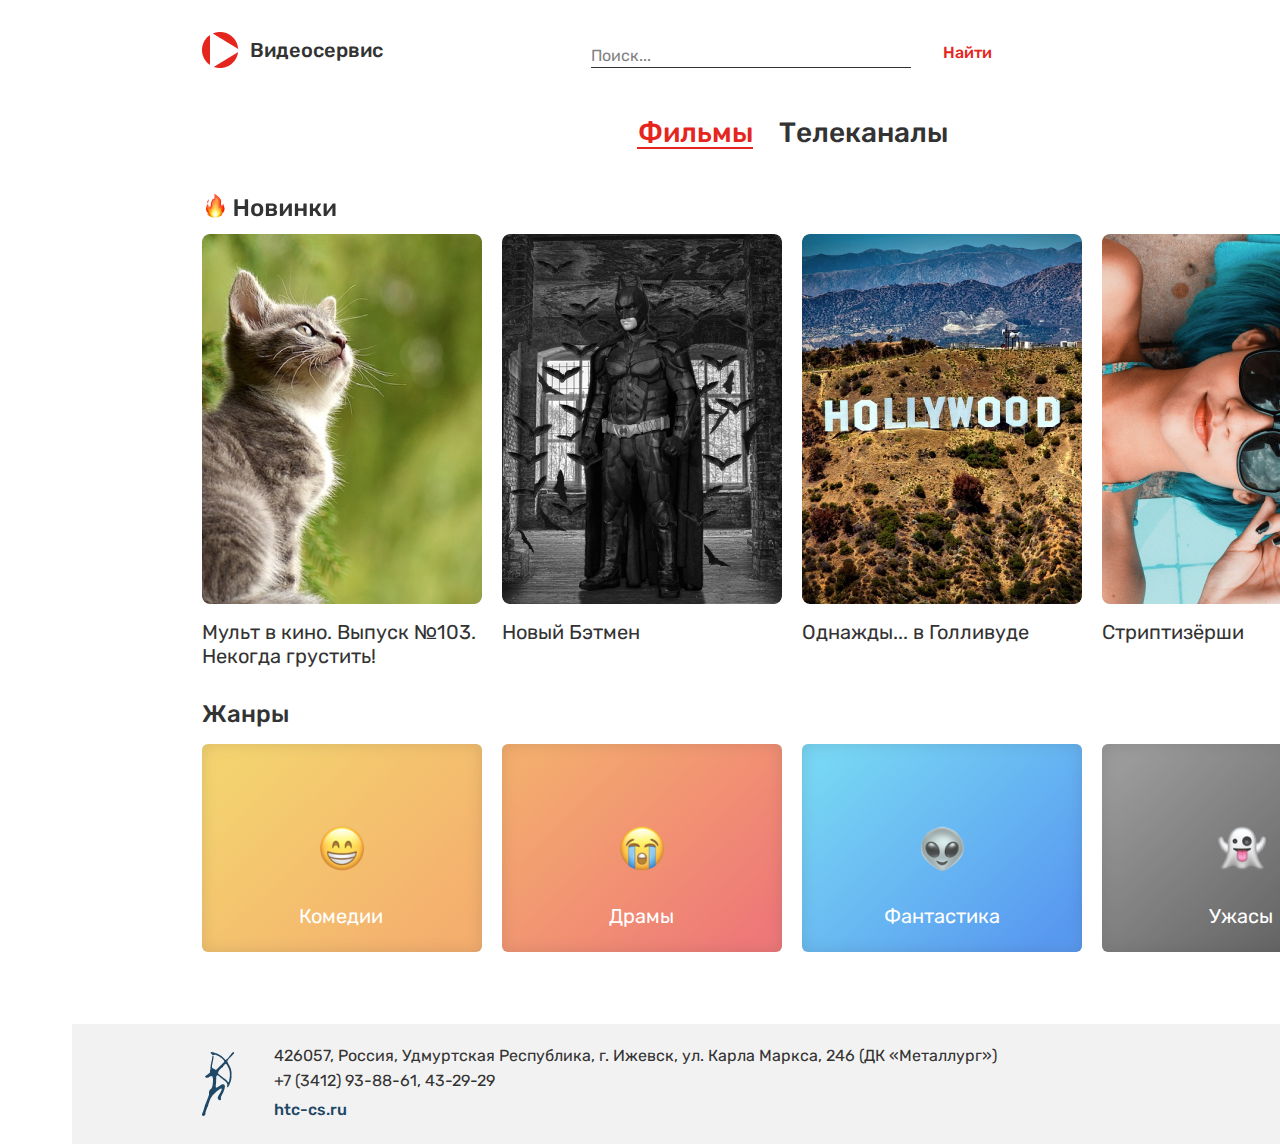
<file: 1/index.html>
<!DOCTYPE html>
<html lang="ru">
<head>
    <meta charset="UTF-8">
    <meta name="viewport" content="width=device-width, initial-scale=1.0">
    <link rel="shortcut icon" href="favicon.ico" type="image/x-icon">
    <title>title</title>
    <link rel="stylesheet" type="text/css" href="css/normalize.css">
    <link rel="stylesheet" type="text/css" href="css/jquery.fancybox.css">
    <link rel="stylesheet" type="text/css" href="css/bootstrap.css">
    <link rel="stylesheet" type="text/css" href="css/style.css">
</head>
<body>
    <header>
        <div id="logo">
            <img src="images/sign.png" />
            <p>Видеосервис</p>
        </div>
        <div id="search">
            <input type="text" id="search_input" value="" placeholder="Поиск..." />
            <p id="search_button">Найти</p>
        </div>
        <div id="button_login">
            <img src="images/normal.png" width="113" height="38" 
            onmouseover="this.src='images/hover.png'; this.width=113;this.height=38;" 
            onmouseout="this.src='images/normal.png'; this.width=113;this.height=38;"
            />
        </div>
        <input id="login" class="login_input" type="text" value="" />
        <p id="button_logout">Выйти</p>
    </header>
    <div id="tabs">
        <div id="films">Фильмы</div>
        <div id="channels">Телеканалы</div>
    </div>
    <div id="new">
        <div id="new_title">
            <img src="images/Новинки.png" />
        </div>
        <div id="movie-item-1">
            <img src="images/picture_1.png" />
            <p>Мульт в кино. Выпуск №103. Некогда грустить!</p>
        </div>
        <div id="movie-item-2">
            <img src="images/picture_2.png" />
            <p>Новый Бэтмен</p>
        </div>
        <div id="movie-item-3">
            <img src="images/picture_3.png" />
            <img class="shadow" src="images/fade.png" />
            <div class="description">Фильм повествует о череде событий, произошедших в Голливуде в 1969 году, на закате его «золотого века». Известный актер Рик Далтон и его дублер Клифф Бут пытаются найти свое место в стремительно меняющемся мире киноиндустрии.</div>
            <p>Однажды... в Голливуде</p>
        </div>
        <div id="movie-item-4">
            <img src="images/picture_4.png" />
            <p>Стриптизёрши</p>
        </div>
    </div>
    <div id="genres">
        <div id="genre_title">Жанры</div>
        <div id="genre_1">
            <div class="genre">
                <img src="images/1.png" />
                <p>Комедии</p>
            </div>
        </div>
        <div id="genre_2">
            <div class="genre">
                <img src="images/2.png" />
                <p>Драмы</p>
            </div>
        </div>
        <div id="genre_3">
            <div class="genre">
                <img src="images/3.png" />
                <p>Фантастика</p>
            </div>
        </div>
        <div id="genre_4">
            <div class="genre">
                <img src="images/4.png" />
                <p>Ужасы</p>
            </div>
        </div>
    </div>
    <div id="programs">
        <div id="program_1">
            <div class="logo">
                <img src="images/logo_1.png" />
            </div>
            <div id="program_1-title">Первый канал</div>
            <p id="program_1-1-time">13:00</p><p id="program_1-1-program">Новости (с субтитрами)</p>
            <p id="program_1-2-time">14:00</p><p id="program_1-2-program">Давай поженимся</p>
            <p id="program_1-3-time">15:00</p><p id="program_1-3-program">Другие новости</p>
        </div>
        <div id="program_2">
            <div class="logo">
                <img src="images/logo_2.png" />
            </div>
            <div id="program_2-title">2x2</div>
            <p id="program_2-1-time">13:00</p><p id="program_2-1-program">МУЛЬТ ТВ. Сезон 4, 7 серия</p>
            <p id="program_2-2-time">14:00</p><p id="program_2-2-program">ПОДОЗРИТЕЛЬНАЯ СОВА. Сезон 7, 7 серия</p>
            <p id="program_2-3-time">15:00</p><p id="program_2-3-program">БУРДАШЕВ. Сезон 1, 20 серия</p>
        </div>
        <div id="program_3">
            <div class="logo">
                <img src="images/logo_3.png" />
            </div>
            <div id="program_3-title">РБК</div>
            <p id="program_3-1-time">13:00</p><p id="program_3-1-program">ДЕНЬ. Горючая смесь: как бороться с суррогатом на АЗС</p>
            <p id="program_3-2-time">14:00</p><p id="program_3-2-program">ДЕНЬ. Главные темы</p>
            <p id="program_3-3-time">15:00</p><p id="program_3-3-program">Главные новости</p>
        </div>
        <div id="program_4">
            <div class="logo">
                <img src="images/logo_4.png" />
            </div>
            <div id="program_4-title">AMEDIA PREMIUM</div>
            <p id="program_4-1-time">13:00</p><p id="program_4-1-program">Клиент всегда мёртв</p>
            <p id="program_4-2-time">14:00</p><p id="program_4-2-program">Голодные игры: Сойка-пересмешница. Часть I</p>
            <p id="program_4-3-time">15:00</p><p id="program_4-3-program">Секс в большом городе</p>
        </div>
    </div>
    <div id="fade"></div>
    <div id="modal">
        <div id="modal_inner">
            <div id="modal_inner-title">Вход</div>
            <input type="text" id="modal_inner-login" value="" placeholder="Логин" />
            <input type="password" id="modal_inner-password" value="" placeholder="Пароль" />
            <label id="modal_inner-checkbox">
                <img class="checkbox_no" src="images/no.png" /><img class="checkbox_yes" src="images/yes.png" />
                <input type="checkbox" value="" />
            </label>
            <div id="modal_inner-button">
                <img src="images/normal.png" width="113" height="38" 
                onmouseover="this.src='images/hover.png'; this.width=113;this.height=38;" 
                onmouseout="this.src='images/normal.png'; this.width=113;this.height=38;"
                />
            </div>
        </div>
    </div>
    <footer>
        <a href="https://htc-cs.ru/"><img src="images/htc-cs-logo.png" /></a>
        <div id="footer_top">426057, Россия, Удмуртская Республика, г. Ижевск, ул. Карла Маркса, 246 (ДК «Металлург»)</div>
        <div id="footer_middle">+7 (3412) 93-88-61, 43-29-29</div>
        <a id="footer_bottom" href="https://htc-cs.ru/">htc-cs.ru</a>
    </footer>
    <script src="js/jquery.fancybox.js"></script>
    <script src="js/jquery-3.5.0.js"></script>
    <script src="js/jquery.nicescroll.js"></script>
    <script src="js/script.js"></script>
</body>
</html>
</file>
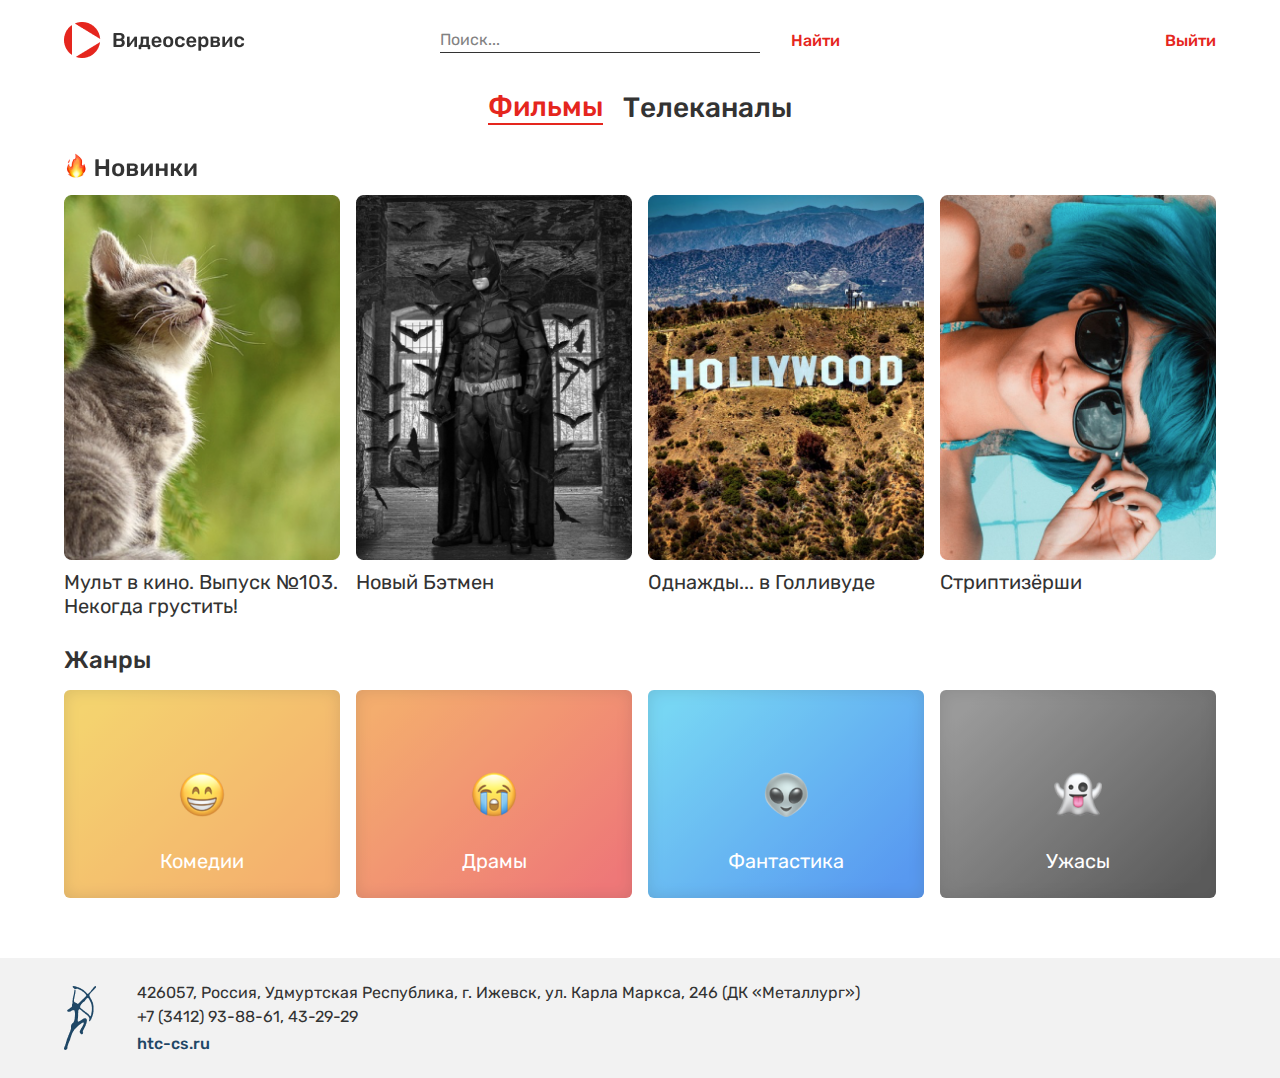
<file: 2/index.html>
<!DOCTYPE html>
<html lang="ru">
<head>
    <meta charset="UTF-8">
    <meta name="viewport" content="width=device-width, initial-scale=1.0">
    <link rel="shortcut icon" href="favicon.ico" type="image/x-icon">
    <title>title</title>
    <link rel="stylesheet" type="text/css" href="css/normalize.css">
    <link rel="stylesheet" type="text/css" href="css/jquery.fancybox.css">
    <link rel="stylesheet" type="text/css" href="css/bootstrap.css">
    <link rel="stylesheet" type="text/css" href="css/style.css">
</head>
<body>
    <header>
        <div id="header_inner">
            <div id="header_inner-top">
                <div id="logo">
                    <img src="images/logo.png" alt="" title="" />
                </div>
                <div id="account">
                    <div id="button_login">
                        <img src="images/normal.png" width="113" height="38" 
                            onmouseover="this.src='images/hover.png'; this.width=113;this.height=38;" 
                            onmouseout="this.src='images/normal.png'; this.width=113;this.height=38;"
                        />
                    </div>
                    <input id="login" class="login_input" type="text" value="" />
                    <p id="button_logout">Выйти</p>
                </div>
            </div>
            <div id="header_inner-bottom">
                <input id="search_input" type="text" value="" placeholder="Поиск..." />
                <p id="search_button">Найти</p>
            </div>
        </div>
    </header>
    <main>
        <div id="main_inner">
            <div id="switch">
                <p id="films_button" class="toggle_switch">Фильмы</p>
                <p id="channels_button">Телеканалы</p>
            </div>
            <div id="films">
                <div id="pictures_title">
                    <img src="images/Новинки.png" alt="" title="" />
                </div>
                <div id="pictures">
                    <div class="picture">
                        <img class="picture_cover" src="images/picture_1.png" alt="что-нибудь 1" title="" />
                        <div class="picture_title">Мульт в кино. Выпуск №103. Некогда грустить!</div>
                    </div>
                    <div class="picture">
                        <img class="picture_cover" src="images/picture_2.png" alt="ченить два" title="" />
                        <p class="picture_title">Новый Бэтмен</p>
                    </div>
                    <div class="picture">
                        <img class="picture_cover" src="images/picture_3.png" alt="Фильм повествует о череде событий, произошедших в Голливуде в 1969 году, на закате его «золотого века». Известный актер Рик Далтон и его дублер Клифф Бут пытаются найти свое место в стремительно меняющемся мире киноиндустрии." title="" />
                        <p class="picture_title">Однажды... в Голливуде</p>
                    </div>
                    <div class="picture">
                        <img class="picture_cover" src="images/picture_4.png" alt="азаза" title="" />
                        <p class="picture_title">Стриптизёрши</p>
                    </div>
                </div>
                <div id="genres_title">Жанры</div>
                <div id="genres">
                    <div id="genre_1" class="genre">
                        <img class="genre_img" src="images/1.png" alt="" title="" />
                        <p class="genre_title">Комедии</p>
                    </div>
                    <div id="genre_2" class="genre">
                        <img class="genre_img" src="images/2.png" alt="" title="" />
                        <p class="genre_title">Драмы</p>
                    </div>
                    <div id="genre_3" class="genre">
                        <img class="genre_img" src="images/3.png" alt="" title="" />
                        <p class="genre_title">Фантастика</p>
                    </div>
                    <div id="genre_4" class="genre">
                        <img class="genre_img" src="images/4.png" alt="" title="" />
                        <p class="genre_title">Ужасы</p>
                    </div>
                </div>
            </div>
            <div id="channels">
                <div class="channel">
                    <div class="channel_logo">
                        <img src="images/logo_1.png" alt="" title="" />
                    </div>
                    <div class="channel_program">
                        <p><b>Первый канал</b></p>
                        <p class="red">13:00&emsp;Новости (с субтитрами)</p>
                        <p>14:00&emsp;Давай поженимся</p>
                        <p>15:00&emsp;Другие новости</p>
                    </div>
                </div>
                <div class="channel">
                    <div class="channel_logo">
                        <img src="images/logo_2.png" alt="" title="" />
                    </div>
                    <div class="channel_program">
                        <p><b>2x2</b></p>
                        <p class="red">13:00&emsp;МУЛЬТ ТВ. Сезон 4, 7 серия</p>
                        <p>14:00&emsp;ПОДОЗРИТЕЛЬНАЯ СОВА. Сезон 7, 7 серия</p>
                        <p>15:00&emsp;БУРДАШЕВ. Сезон 1, 20 серия</p>
                    </div>
                </div>
                <div class="channel">
                    <div class="channel_logo">
                        <img src="images/logo_3.png" alt="" title="" />
                    </div>
                    <div class="channel_program">
                        <p><b>РБК</b></p>
                        <p class="red">13:00&emsp;ДЕНЬ. Горючая смесь: как бороться с суррогатом на АЗС</p>
                        <p>14:00&emsp;ДЕНЬ. Главные темы</p>
                        <p>15:00&emsp;Главные новости</p>
                    </div>
                </div>
                <div class="channel">
                    <div class="channel_logo">
                        <img src="images/logo_4.png" alt="" title="" />
                    </div>
                    <div class="channel_program">
                        <p><b>AMEDIA PREMIUM</b></p>
                        <p class="red">13:00&emsp;Клиент всегда мёртв</p>
                        <p>14:00&emsp;Голодные игры: Сойка-пересмешница. Часть I</p>
                        <p>15:00&emsp;Секс в большом городе</p>
                    </div>
                </div>
            </div>
        </div>
    </main>
    <div id="shadow"></div>
    <div id="modal">
        <div id="modal_inner">
            <div>
                <div id="modal_inner-title">Вход</div>
                <input type="text" id="modal_inner-login" value="" placeholder="Логин">
                <input type="password" id="modal_inner-password" value="" placeholder="Пароль">
                <label id="modal_inner-checkbox">
                    <img class="checkbox_no" src="images/no.png"><img class="checkbox_yes" src="images/yes.png">
                    <input type="checkbox" value="">
                </label>
            </div>
            <div id="modal_inner-button">
                <img src="images/normal.png" onmouseover="this.src='images/hover.png'; this.width=113;this.height=38;" onmouseout="this.src='images/normal.png'; this.width=113;this.height=38;" width="113" height="38">
            </div>
        </div>
    </div>
    <footer>
        <div id="footer_inner">
            <div id="footer_logo">
                <a href="https://htc-cs.ru/" target="_blank">
                    <img src="images/htc-cs-logo.png" alt="" title="" />
                </a>
            </div>
            <div id="footer_info">
                <div id="footer_info-top">
                    <p>426057, Россия, Удмуртская Республика, г. Ижевск, ул. Карла Маркса, 246 (ДК «Металлург»)</p>
                    <p>+7 (3412) 93-88-61, 43-29-29</p>
                </div>
                <a href="https://htc-cs.ru/" target="_blank">htc-cs.ru</a>
            </div>
        </div>
    </footer>
    <script src="js/jquery.fancybox.js"></script>
    <script src="js/jquery-3.5.0.js"></script>
    <script src="js/jquery.nicescroll.js"></script>
    <script src="js/script.js"></script>
</body>
</html>
</file>
<file: 1/css/style.css>
@import url('https://fonts.googleapis.com/css2?family=Rubik:ital,wght@0,300;0,400;0,500;0,700;0,900;1,300;1,400;1,500;1,700;1,900&display=swap');
* {
    margin: 0;
    padding: 0;

    /* outline: 1px solid red; */
}
html {
    position: relative;
    width: 1585px;
    height: 1144px;

    background: #FFFFFF;
}
body {
    position: absolute;
    width: 1440px;
    height: 1144px;
    left: 72px;
    top: 0px;
    
    background: #FFFFFF;
}
p, img, #films, #channels, #genre_title, .genre {
    cursor: pointer;
}
::-webkit-input-placeholder {
    font-family: Rubik;
    font-style: normal;
    font-weight: normal;
    font-size: 16px;
    line-height: 19px;

    /* identical to box height */

    /* Gray 3 */
    color: #828282;
}
::-moz-placeholder {
    font-family: Rubik;
    font-style: normal;
    font-weight: normal;
    font-size: 16px;
    line-height: 19px;

    /* identical to box height */

    /* Gray 3 */
    color: #828282;
}
:-ms-input-placeholder {
    font-family: Rubik;
    font-style: normal;
    font-weight: normal;
    font-size: 16px;
    line-height: 19px;

    /* identical to box height */

    /* Gray 3 */
    color: #828282;
}
:-moz-placeholder {
    font-family: Rubik;
    font-style: normal;
    font-weight: normal;
    font-size: 16px;
    line-height: 19px;

    /* identical to box height */

    /* Gray 3 */
    color: #828282;
}
header {
    position: absolute;
    width: 1180px;
    height: 40px;
    left: 130px;
    top: 32px;
}
#logo {
    position: absolute;
    left: 0%;
    right: 84.58%;
    top: 0%;
    bottom: 10%;
}
#logo img {
    position: absolute;
    left: 0%;
    right: 80.16%;
    top: 0%;
    bottom: 0%;
    
    /* red */
    /* background: #E5261E; */
}
#logo p {
    position: absolute;
    left: 26.37%;
    right: 0.55%;
    top: 16.67%;
    bottom: 16.67%;
    
    font-family: Rubik;
    font-style: normal;
    font-weight: 500;
    font-size: 20px;
    line-height: 24px;
    
    /* identical to box height */
    
    /* Gray 1 */
    color: #333333;
}
#search {
    position: absolute;
    left: 32.97%;
    right: 32.97%;
    top: 27.5%;
    bottom: 10%;
}
#search_input {
    position: absolute;
    left: 0%;
    right: 56.88%;
    top: 0%;
    bottom: 24%;

    font-family: Rubik;
    font-style: normal;
    font-weight: 500;
    font-size: 16px;
    line-height: 19px;

    /* identical to box height */

    /* Gray 1 */
    color: #333333;

    width: 320px;
    height: 25px;

    border: 0;
    border: none;

    border-bottom: 1px solid #333333;

}
#search_button {
    position: absolute;
    left: 87.56%;
    right: 0%;
    top: 0%;
    bottom: 24%;
    
    font-family: Rubik;
    font-style: normal;
    font-weight: 500;
    font-size: 16px;
    line-height: 19px;
    
    /* identical to box height */
    
    /* red */
    color: #E5261E;
}
#button_login {
    /* position: absolute;
    width: 113px;
    height: 38px;
    left: 1067px;
    top: 2px; */
}
#button_login img {
    position: absolute;
    width: 113px;
    height: 38px;
    left: 1067px;
    top: 2px;
}
#login {
    position: absolute;
    width: 114px;
    height: 19px;
    left: 998px;
    top: 11px;

    font-family: Rubik;
    font-style: normal;
    font-weight: 500;
    font-size: 16px;
    line-height: 19px;

    /* identical to box height */

    /* Gray 1 */
    color: #333333;

    text-align: right;

    display: none;
}
.login_input {
    border: 0;
    border: none;
}
#button_logout {
    position: absolute;
    width: 52px;
    left: calc(50% - 52px/2 + 564px);
    top: 27.5%;
    bottom: 25%;

    font-family: Rubik;
    font-style: normal;
    font-weight: 500;
    font-size: 16px;
    line-height: 19px;

    /* identical to box height */
    text-align: center;

    /* red */
    color: #E5261E;

    display: none;
}
#tabs {
    /* position: absolute;
    width: 311px;
    height: 42px;
    left: 565px;
    top: 116px; */
}
#films {
    position: absolute;
    width: 116px;
    height: 33px;
    left: 565px;
    top: 116px;

    font-family: Rubik;
    font-style: normal;
    font-weight: 500;
    font-size: 28px;
    line-height: 33px;
    text-align: right;

    /* red */
    color: #E5261E;
    border-bottom: 2px solid #E5261E;
}
#channels {
    position: absolute;
    width: 171px;
    height: 33px;
    left: 705px;
    top: 116px;

    font-family: Rubik;
    font-style: normal;
    font-weight: 500;
    font-size: 28px;
    line-height: 33px;
    text-align: right;

    /* Gray 1 */
    color: #333333;
}
#new {
    /* position: absolute;
    width: 1180px;
    height: 478px;
    left: 130px;
    top: 190px; */
}
#new_title {
    position: absolute;
    width: 134px;
    height: 28px;
    left: 130px;
    top: 190px;

    font-family: Rubik;
    font-style: normal;
    font-weight: 500;
    font-size: 24px;
    line-height: 28px;
    text-align: right;

    /* Gray 1 */
    color: #333333;
}
#movie-item-1 {
    position: absolute;
    width: 280px;
    height: 434px;
    left: 130px;
    top: 234px;
}
#movie-item-1 img {
    position: absolute;
    left: 0%;
    right: 0%;
    top: 0%;
    bottom: 14.75%;
    
    background: #C4C4C4;
    border-radius: 8px;
}
#movie-item-1 p {
    position: absolute;
    left: 0%;
    right: 0%;
    top: 88.94%;
    bottom: 0%;
    
    font-family: Rubik;
    font-style: normal;
    font-weight: normal;
    font-size: 20px;
    line-height: 24px;
    
    /* Gray 1 */
    color: #333333;
}
#movie-item-2 {
    position: absolute;
    width: 280px;
    height: 434px;
    left: 430px;
    top: 234px;    
}
#movie-item-2 img {
    position: absolute;
    left: 0%;
    right: 0%;
    top: 0%;
    bottom: 14.75%;
    
    background: #C4C4C4;
    border-radius: 8px;
}
#movie-item-2 p {
    position: absolute;
    left: 0%;
    right: 0%;
    top: 88.94%;
    bottom: 5.53%;
    
    font-family: Rubik;
    font-style: normal;
    font-weight: normal;
    font-size: 20px;
    line-height: 24px;
    
    /* identical to box height */
    
    /* Gray 1 */
    color: #333333;
}
#movie-item-3 {
    position: absolute;
    width: 280px;
    height: 434px;
    left: 730px;
    top: 234px;
}
#movie-item-3 img {
    position: absolute;
    left: 0%;
    right: 0%;
    top: 0%;
    bottom: 14.75%;
    
    background: #C4C4C4;
    border-radius: 8px;
}
#movie-item-3 p {
    position: absolute;
    left: 0%;
    right: 0%;
    top: 88.94%;
    bottom: 5.53%;
    
    font-family: Rubik;
    font-style: normal;
    font-weight: normal;
    font-size: 20px;
    line-height: 24px;
    
    /* identical to box height */
    
    /* Gray 1 */
    color: #333333;
}
.shadow {
    position: absolute;
    left: 50.69%;
    right: 29.86%;
    top: 20.45%;
    bottom: 47.2%;
    
    /* Gray 1 */
    background: #333333;
    opacity: 0.8;
    border-radius: 8px;

    display: none;
}
.description {
    position: absolute;
    /* left: 51.81%;
    right: 30.97%;
    top: 21.85%;
    bottom: 48.6%; */
    
    font-family: Rubik;
    font-style: normal;
    font-weight: normal;
    font-size: 16px;
    line-height: 140%;
    
    /* or 22px */
    
    /* Gray 6 */
    color: #F2F2F2;

    padding: 16px;
    cursor: pointer;
    
    display: none;
}
#movie-item-4 {
    position: absolute;
    width: 280px;
    height: 434px;
    left: 1030px;
    top: 234px;
}
#movie-item-4 img {
    position: absolute;
    left: 0%;
    right: 0%;
    top: 0%;
    bottom: 14.75%;
    
    background: #C4C4C4;
    border-radius: 8px;
}
#movie-item-4 p {
    position: absolute;
    left: 0%;
    right: 0%;
    top: 88.94%;
    bottom: 5.53%;
    
    font-family: Rubik;
    font-style: normal;
    font-weight: normal;
    font-size: 20px;
    line-height: 24px;
    
    /* identical to box height */
    
    /* Gray 1 */
    color: #333333;
}
#genres {
    /* position: absolute;
    width: 1180px;
    height: 252px;
    left: 130px;
    top: 700px; */
}
#genre_title {
    position: absolute;
    width: 87px;
    height: 28px;
    left: 130px;
    top: 700px;
    
    font-family: Rubik;
    font-style: normal;
    font-weight: 500;
    font-size: 24px;
    line-height: 28px;
    text-align: right;
    
    /* Gray 1 */
    color: #333333;
}
#genre_1 {
    position: absolute;
    width: 280px;
    height: 208px;
    left: 130px;
    top: 744px;
}
#genre_1 .genre {
    position: absolute;
    left: 0%;
    right: 0%;
    top: 0%;
    bottom: 0%;
    
    background: linear-gradient(136.27deg, #F2C94C 8.44%, #F29A4A 91.36%);
    opacity: 0.8;
    box-shadow: inset 0px 0px 16px rgba(0, 0, 0, 0.15);
    border-radius: 6px;
}
#genre_1 .genre img {
    position: absolute;
    left: 41.43%;
    right: 41.43%;
    top: 38.46%;
    bottom: 38.46%;

    font-family: Rubik;
    font-style: normal;
    font-weight: normal;
    font-size: 48px;
    line-height: 57px;
    text-align: center;

    color: #FFFFFF;
    pointer-events: none;
}
#genre_1 .genre p {
    position: absolute;
    left: 34.64%;
    right: 35%;
    top: 76.92%;
    bottom: 11.54%;
    
    font-family: Rubik;
    font-style: normal;
    font-weight: normal;
    font-size: 20px;
    line-height: 24px;
    
    /* identical to box height */
    text-align: center;
    
    color: #FFFFFF;
    pointer-events: none;
}
#genre_2 {
    position: absolute;
    width: 280px;
    height: 208px;
    left: 430px;
    top: 744px;
}
#genre_2 .genre {
    position: absolute;
    left: 0%;
    right: 0%;
    top: 0%;
    bottom: 0%;
    
    background: linear-gradient(136.27deg, #F2994A 8.44%, #EB5757 91.36%);
    opacity: 0.8;
    box-shadow: inset 0px 0px 16px rgba(0, 0, 0, 0.15);
    border-radius: 6px;
}
#genre_2 .genre img {
    position: absolute;
    left: 41.43%;
    right: 41.43%;
    top: 38.46%;
    bottom: 38.46%;
    
    font-family: Rubik;
    font-style: normal;
    font-weight: normal;
    font-size: 48px;
    line-height: 57px;
    text-align: center;
    
    color: #FFFFFF;
    pointer-events: none;
}
#genre_2 .genre p {
    position: absolute;
    left: 38.21%;
    right: 38.57%;
    top: 76.92%;
    bottom: 11.54%;
    
    font-family: Rubik;
    font-style: normal;
    font-weight: normal;
    font-size: 20px;
    line-height: 24px;
    
    /* identical to box height */
    text-align: center;
    
    color: #FFFFFF;
    pointer-events: none;
}
#genre_3 {
    position: absolute;
    width: 280px;
    height: 208px;
    left: 730px;
    top: 744px;
}
#genre_3 .genre {
    position: absolute;
    left: 0%;
    right: 0%;
    top: 0%;
    bottom: 0%;
    
    background: linear-gradient(136.27deg, #56CCF2 8.44%, #2F80ED 91.36%);
    opacity: 0.8;
    box-shadow: inset 0px 0px 16px rgba(0, 0, 0, 0.15);
    border-radius: 6px;
}
#genre_3 .genre img {
    position: absolute;
    left: 41.43%;
    right: 41.43%;
    top: 38.46%;
    bottom: 38.46%;
    
    font-family: Rubik;
    font-style: normal;
    font-weight: normal;
    font-size: 48px;
    line-height: 57px;
    text-align: center;
    
    color: #FFFFFF;
    pointer-events: none;
}
#genre_3 .genre p {
    position: absolute;
    left: 28.93%;
    right: 29.29%;
    top: 76.92%;
    bottom: 11.54%;
    
    font-family: Rubik;
    font-style: normal;
    font-weight: normal;
    font-size: 20px;
    line-height: 24px;
    
    /* identical to box height */
    text-align: center;
    
    color: #FFFFFF;
    pointer-events: none;
}
#genre_4 {
    position: absolute;
    width: 280px;
    height: 208px;
    left: 1030px;
    top: 744px;
}
#genre_4 .genre {
    position: absolute;
    left: 0%;
    right: 0%;
    top: 0%;
    bottom: 0%;
    
    background: linear-gradient(136.27deg, #828282 8.44%, #333333 91.36%);
    opacity: 0.8;
    box-shadow: inset 0px 0px 16px rgba(0, 0, 0, 0.15);
    border-radius: 6px;
}
#genre_4 .genre img {
    position: absolute;
    left: 41.43%;
    right: 41.43%;
    top: 38.46%;
    bottom: 38.46%;
    
    font-family: Rubik;
    font-style: normal;
    font-weight: normal;
    font-size: 48px;
    line-height: 57px;
    text-align: center;
    
    color: #FFFFFF;
    pointer-events: none;
}
#genre_4 .genre p {
    position: absolute;
    left: 38.21%;
    right: 38.93%;
    top: 76.92%;
    bottom: 11.54%;
    
    font-family: Rubik;
    font-style: normal;
    font-weight: normal;
    font-size: 20px;
    line-height: 24px;
    
    /* identical to box height */
    text-align: center;
    
    color: #FFFFFF;
    pointer-events: none;
}
#fade {
    position: absolute;
    width: 1440px;
    height: 800px;
    left: 0px;
    top: 0px;
    
    /* Gray 1 */
    background: #333333;
    opacity: 0.6;

    display: none;
}
#modal {
    position: absolute;
    width: 304px;
    height: 394px;
    left: 568px;
    top: 203px;

    display: none;
}
#modal_inner {
    position: absolute;
    left: 0%;
    right: 0%;
    top: 0%;
    bottom: 0%;

    background: #FFFFFF;
    border-radius: 8px;
}
#modal_inner-title {
    position: absolute;
    left: 38.49%;
    right: 38.49%;
    top: 9.14%;
    bottom: 82.49%;

    font-family: Rubik;
    font-style: normal;
    font-weight: 500;
    font-size: 28px;
    line-height: 33px;
    text-align: right;

    /* Gray 1 */
    color: #333333;
}
#modal_inner-login {
    position: absolute;
    left: 11.84%;
    right: 11.84%;
    top: 23.6%;
    bottom: 70.05%;   

    font-family: Rubik;
    font-style: normal;
    font-weight: 500;
    font-size: 16px;
    line-height: 19px;

    /* identical to box height */

    /* Gray 1 */
    color: #333333; 

    width: 75%;
    height: 25px;

    border: 0;
    border: none;

    border-bottom: 1px solid #333333;
}
#modal_inner-password {
    position: absolute;
    left: 11.84%;
    right: 11.84%;
    top: 36.04%;
    bottom: 57.61%;

    font-family: Rubik;
    font-style: normal;
    font-weight: 500;
    font-size: 16px;
    line-height: 19px;

    /* identical to box height */

    /* Gray 1 */
    color: #333333;

    width: 75%;
    height: 25px;

    border: 0;
    border: none;

    border-bottom: 1px solid #333333;
}
#modal_inner-checkbox {
    position: absolute;
    left: 11.84%;
    right: 52.63%;
    top: 48.22%;
    bottom: 46.95%;
}
.checkbox_no {
    display: block; 
}
.checkbox_yes {
    display: none;
}
.checkbox_no-toggle {
    display: none;    
}
.checkbox_yes-toggle {
    display: block;    
}
input[type="checkbox"] {
    visibility: hidden;
}
#modal_inner-button {
    position: absolute;
    left: 31.58%;
    right: 31.25%;
    top: 81.22%;
    bottom: 9.14%;    
}
#programs {
    /* position: absolute;
    width: 1180px;
    height: 696px;
    left: 130px;
    top: 185px; */

    display: none;
}
#program_1 {
    position: absolute;
    width: 1180px;
    height: 162px;
    left: 130px;
    top: 185px;

    background-color: #F2F2F2;
}
#program_1 .logo {
    position: absolute;
    left: 12.12%;
    right: 78.22%;
    top: 29.63%;
    bottom: 30.25%;
}
#program_1 .logo img {
    /* position: absolute;
    left: 14.87%;
    right: 80.96%;
    top: 30.25%;
    bottom: 30.25%;     */
}
#program_1-title {
    position: absolute;
    left: 33.9%;
    right: 42.37%;
    top: 12.96%;
    bottom: 72.22%;
    
    font-family: Rubik;
    font-style: normal;
    font-weight: 500;
    font-size: 20px;
    line-height: 24px;
    
    /* identical to box height */
    
    /* Gray 1 */
    color: #333333;
}
#program_1-1-time {
    position: absolute;
    left: 33.9%;
    right: 62.2%;
    top: 38.27%;
    bottom: 50%;
    
    font-family: Rubik;
    font-style: normal;
    font-weight: normal;
    font-size: 16px;
    line-height: 19px;
    
    /* identical to box height */
    
    /* red */
    color: #E5261E;
}
#program_1-1-program {
    position: absolute;
    left: 39.15%;
    right: 2.03%;
    top: 38.27%;
    bottom: 50%;
    
    font-family: Rubik;
    font-style: normal;
    font-weight: normal;
    font-size: 16px;
    line-height: 19px;
    
    /* identical to box height */
    
    /* red */
    color: #E5261E;   
}
#program_1-2-time {
    position: absolute;
    left: 33.9%;
    right: 62.2%;
    top: 57.41%;
    bottom: 30.86%;
    
    font-family: Rubik;
    font-style: normal;
    font-weight: normal;
    font-size: 16px;
    line-height: 19px;
    
    /* identical to box height */
    
    /* Gray 1 */
    color: #333333;  
}
#program_1-2-program {
    position: absolute;
    left: 39.15%;
    right: 2.03%;
    top: 57.41%;
    bottom: 30.86%;
    
    font-family: Rubik;
    font-style: normal;
    font-weight: normal;
    font-size: 16px;
    line-height: 19px;
    
    /* identical to box height */
    
    /* Gray 1 */
    color: #333333;
}
#program_1-3-time {
    position: absolute;
    left: 33.9%;
    right: 62.2%;
    top: 76.54%;
    bottom: 11.73%;
    
    font-family: Rubik;
    font-style: normal;
    font-weight: normal;
    font-size: 16px;
    line-height: 19px;
    
    /* identical to box height */
    
    /* Gray 1 */
    color: #333333;
}
#program_1-3-program {
    position: absolute;
    left: 39.15%;
    right: 2.03%;
    top: 76.54%;
    bottom: 11.73%;
    
    font-family: Rubik;
    font-style: normal;
    font-weight: normal;
    font-size: 16px;
    line-height: 19px;
    
    /* identical to box height */
    
    /* Gray 1 */
    color: #333333;
}
#program_2 {
    position: absolute;
    width: 1180px;
    height: 162px;
    left: 130px;
    top: 363px;

    background-color: #F2F2F2;
}
#program_2 .logo {
    position: absolute;
    left: 12.12%;
    right: 78.22%;
    top: 29.63%;
    bottom: 30.25%;    
}
#program_2 .logo img {
    /* position: absolute;
    left: 12.12%;
    right: 78.22%;
    top: 34.57%;
    bottom: 35.19%;    */
}
#program_2-title {
    position: absolute;
    left: 33.9%;
    right: 42.37%;
    top: 12.96%;
    bottom: 72.22%;
    
    font-family: Rubik;
    font-style: normal;
    font-weight: 500;
    font-size: 20px;
    line-height: 24px;
    
    /* identical to box height */
    
    /* Gray 1 */
    color: #333333;
}
#program_2-1-time {
    position: absolute;
    left: 33.9%;
    right: 62.2%;
    top: 38.27%;
    bottom: 50%;
    
    font-family: Rubik;
    font-style: normal;
    font-weight: normal;
    font-size: 16px;
    line-height: 19px;
    
    /* identical to box height */
    
    /* red */
    color: #E5261E;
}
#program_2-1-program {
    position: absolute;
    left: 39.15%;
    right: 2.03%;
    top: 38.27%;
    bottom: 50%;
    
    font-family: Rubik;
    font-style: normal;
    font-weight: normal;
    font-size: 16px;
    line-height: 19px;
    
    /* identical to box height */
    
    /* red */
    color: #E5261E;
}
#program_2-2-time {
    position: absolute;
    left: 33.9%;
    right: 62.2%;
    top: 57.41%;
    bottom: 30.86%;
    
    font-family: Rubik;
    font-style: normal;
    font-weight: normal;
    font-size: 16px;
    line-height: 19px;
    
    /* identical to box height */
    
    /* Gray 1 */
    color: #333333;
}
#program_2-2-program {
    position: absolute;
    left: 39.15%;
    right: 2.03%;
    top: 57.41%;
    bottom: 30.86%;
    
    font-family: Rubik;
    font-style: normal;
    font-weight: normal;
    font-size: 16px;
    line-height: 19px;
    
    /* identical to box height */
    
    /* Gray 1 */
    color: #333333;
}
#program_2-3-time {
    position: absolute;
    left: 33.9%;
    right: 62.2%;
    top: 76.54%;
    bottom: 11.73%;
    
    font-family: Rubik;
    font-style: normal;
    font-weight: normal;
    font-size: 16px;
    line-height: 19px;
    
    /* identical to box height */
    
    /* Gray 1 */
    color: #333333;
}
#program_2-3-program {
    position: absolute;
    left: 39.15%;
    right: 2.03%;
    top: 76.54%;
    bottom: 11.73%;
    
    font-family: Rubik;
    font-style: normal;
    font-weight: normal;
    font-size: 16px;
    line-height: 19px;
    
    /* identical to box height */
    
    /* Gray 1 */
    color: #333333;
}
#program_3 {
    position: absolute;
    width: 1180px;
    height: 162px;
    left: 130px;
    top: 541px;

    background-color: #F2F2F2;
}
#program_3 .logo {
    position: absolute;
    left: 12.12%;
    right: 78.22%;
    top: 29.63%;
    bottom: 30.25%;        
}
#program_3 .logo img {
    /* position: absolute;
    left: 14.59%;
    right: 80.84%;
    top: 33.33%;
    bottom: 33.33%;     */
}
#program_3-title {
    position: absolute;
    left: 33.9%;
    right: 42.37%;
    top: 12.96%;
    bottom: 72.22%;
    
    font-family: Rubik;
    font-style: normal;
    font-weight: 500;
    font-size: 20px;
    line-height: 24px;
    
    /* identical to box height */
    
    /* Gray 1 */
    color: #333333;
}
#program_3-1-time {
    position: absolute;
    left: 33.9%;
    right: 62.2%;
    top: 38.27%;
    bottom: 50%;
    
    font-family: Rubik;
    font-style: normal;
    font-weight: normal;
    font-size: 16px;
    line-height: 19px;
    
    /* identical to box height */
    
    /* red */
    color: #E5261E;
}
#program_3-1-program {
    position: absolute;
    left: 39.15%;
    right: 2.03%;
    top: 38.27%;
    bottom: 50%;
    
    font-family: Rubik;
    font-style: normal;
    font-weight: normal;
    font-size: 16px;
    line-height: 19px;
    
    /* identical to box height */
    
    /* red */
    color: #E5261E;
}
#program_3-2-time {
    position: absolute;
    left: 33.9%;
    right: 62.2%;
    top: 57.41%;
    bottom: 30.86%;
    
    font-family: Rubik;
    font-style: normal;
    font-weight: normal;
    font-size: 16px;
    line-height: 19px;
    
    /* identical to box height */
    
    /* Gray 1 */
    color: #333333;
}
#program_3-2-program {
    position: absolute;
    left: 39.15%;
    right: 2.03%;
    top: 57.41%;
    bottom: 30.86%;
    
    font-family: Rubik;
    font-style: normal;
    font-weight: normal;
    font-size: 16px;
    line-height: 19px;
    
    /* identical to box height */
    
    /* Gray 1 */
    color: #333333;}
#program_3-3-time {
    position: absolute;
    left: 33.9%;
    right: 62.2%;
    top: 76.54%;
    bottom: 11.73%;
    
    font-family: Rubik;
    font-style: normal;
    font-weight: normal;
    font-size: 16px;
    line-height: 19px;
    
    /* identical to box height */
    
    /* Gray 1 */
    color: #333333;
}
#program_3-3-program {
    position: absolute;
    left: 39.15%;
    right: 2.03%;
    top: 76.54%;
    bottom: 11.73%;
    
    font-family: Rubik;
    font-style: normal;
    font-weight: normal;
    font-size: 16px;
    line-height: 19px;
    
    /* identical to box height */
    
    /* Gray 1 */
    color: #333333;
}
#program_4 {
    position: absolute;
    width: 1180px;
    height: 162px;
    left: 130px;
    top: 719px;

    background-color: #F2F2F2;
}
#program_4 .logo {
    position: absolute;
    left: 12.12%;
    right: 78.22%;
    top: 29.63%;
    bottom: 30.25%;        
}
#program_4 .logo img {
    /* position: absolute;
    left: 14.24%;
    right: 80.34%;
    top: 29.63%;
    bottom: 30.86%;     */
}
#program_4-title {
    position: absolute;
    left: 33.9%;
    right: 42.37%;
    top: 12.96%;
    bottom: 72.22%;
    
    font-family: Rubik;
    font-style: normal;
    font-weight: 500;
    font-size: 20px;
    line-height: 24px;
    
    /* identical to box height */
    
    /* Gray 1 */
    color: #333333;
}
#program_4-1-time {
    position: absolute;
    left: 33.9%;
    right: 62.2%;
    top: 38.27%;
    bottom: 50%;
    
    font-family: Rubik;
    font-style: normal;
    font-weight: normal;
    font-size: 16px;
    line-height: 19px;
    
    /* identical to box height */
    
    /* red */
    color: #E5261E;
}
#program_4-1-program {
    position: absolute;
    left: 39.15%;
    right: 2.03%;
    top: 38.27%;
    bottom: 50%;
    
    font-family: Rubik;
    font-style: normal;
    font-weight: normal;
    font-size: 16px;
    line-height: 19px;
    
    /* identical to box height */
    
    /* red */
    color: #E5261E;
}
#program_4-2-time {
    position: absolute;
    left: 33.9%;
    right: 62.2%;
    top: 57.41%;
    bottom: 30.86%;
    
    font-family: Rubik;
    font-style: normal;
    font-weight: normal;
    font-size: 16px;
    line-height: 19px;
    
    /* identical to box height */
    
    /* Gray 1 */
    color: #333333;
}
#program_4-2-program {
    position: absolute;
    left: 39.15%;
    right: 2.03%;
    top: 57.41%;
    bottom: 30.86%;
    
    font-family: Rubik;
    font-style: normal;
    font-weight: normal;
    font-size: 16px;
    line-height: 19px;
    
    /* identical to box height */
    
    /* Gray 1 */
    color: #333333;
}
#program_4-3-time {
    position: absolute;
    left: 33.9%;
    right: 62.2%;
    top: 76.54%;
    bottom: 11.73%;
    
    font-family: Rubik;
    font-style: normal;
    font-weight: normal;
    font-size: 16px;
    line-height: 19px;
    
    /* identical to box height */
    
    /* Gray 1 */
    color: #333333;
}
#program_4-3-program {
    position: absolute;
    left: 39.15%;
    right: 2.03%;
    top: 76.54%;
    bottom: 11.73%;
    
    font-family: Rubik;
    font-style: normal;
    font-weight: normal;
    font-size: 16px;
    line-height: 19px;
    
    /* identical to box height */
    
    /* Gray 1 */
    color: #333333;
}
footer {
    position: absolute;
    width: 1440px;
    height: 120px;
    left: 0px;
    top: 1024px;

    background: #F2F2F2;
}
footer a {
    position: absolute;
    width: 31.99px;
    height: 64px;
    left: 130.03px;
    top: 28px;
}
#footer_top {
    position: absolute;
    width: 940px;
    height: 19px;
    left: 202px;
    top: 22px;

    font-family: Rubik;
    font-style: normal;
    font-weight: normal;
    font-size: 16px;
    line-height: 19px;

    /* identical to box height */

    /* Gray 1 */
    color: #333333;
}
#footer_middle {
    position: absolute;
    width: 940px;
    height: 19px;
    left: 202px;
    top: 47px;
    
    font-family: Rubik;
    font-style: normal;
    font-weight: normal;
    font-size: 16px;
    line-height: 19px;
    
    /* identical to box height */
    
    /* Gray 1 */
    color: #333333;
}
#footer_bottom {
    position: absolute;
    width: 940px;
    height: 19px;
    left: 202px;
    top: 76px;
    
    font-family: Rubik;
    font-style: normal;
    font-weight: 500;
    font-size: 16px;
    line-height: 19px;
    
    /* identical to box height */
    
    color: #1F4766;    
}
</file>
<file: 2/css/style.css>
@import url('https://fonts.googleapis.com/css2?family=Rubik:ital,wght@0,300;0,400;0,500;0,700;0,900;1,300;1,400;1,500;1,700;1,900&display=swap');
@media all and (orientation: landscape) {
    * {
        margin: 0;
        padding: 0;
    
        /* outline: 1px solid red; */
    }
    html, body {
        background: #FFFFFF;
        font-family: Rubik;
        font-style: normal;
        font-weight: normal;
        font-size: 16px;
        line-height: 19px;
        color: #333333;
    }
    p, img {
        cursor: pointer;
    }
    input {
        border: 0;
        border: none;
        color: #333333;
        font-weight: 500;
        font-size: 16px;
        line-height: 19px;
        border-bottom: 1px solid #333333;
    }
    ::-webkit-input-placeholder {
        font-family: Rubik;
        font-style: normal;
        font-weight: normal;
        font-size: 16px;
        line-height: 19px;
        color: #828282;
    }
    ::-moz-placeholder {
        font-family: Rubik;
        font-style: normal;
        font-weight: normal;
        font-size: 16px;
        line-height: 19px;
        color: #828282;
    }
    :-ms-input-placeholder {
        font-family: Rubik;
        font-style: normal;
        font-weight: normal;
        font-size: 16px;
        line-height: 19px;
        color: #828282;
    }
    :-moz-placeholder {
        font-family: Rubik;
        font-style: normal;
        font-weight: normal;
        font-size: 16px;
        line-height: 19px;
        color: #828282;
    }
    header {
        width: 100%;
    }
    #header_inner {
        width: 90%;
        margin: auto;
    }
    #header_inner-top {
        height: 80px;
        display: flex;
        justify-content: space-between;
        align-items: center;
    }
    #account {
        display: flex;
    }
    #login {
        height: 25px;
        align-items: center;
        margin-right: 20px;
        display: none;
    }
    .login_input {
        border: 0;
        border: none;
        text-align: right;
    }
    #button_logout {
        align-items: center;
        font-weight: 500;
        color: #E5261E;
        display: none;
    }
    #header_inner-bottom {
        width: 400px;
        height: 80px;
        margin: auto;
        margin-top: -80px;
        display: flex;
        justify-content: space-between;
        align-items: center;
    }
    #search_input{
        width: 320px;
        height: 25px;
    }
    #search_button {
        font-weight: 500;
        color: #E5261E;
    }
    main {
        width: 100%;
    }
    #main_inner{
        width: 90%;
        margin: auto;    
    }
    #switch {
        display: flex;
        justify-content: center;
        align-items: center;
        font-weight: 500;
        font-size: 28px;
        line-height: 33px;
    }
    #films_button {
        margin: 10px;
        color: #E5261E;
        border-bottom: 2px solid #E5261E;
    }
    #channels_button {
        margin: 10px;
    }
    #pictures_title {
        font-weight: 500;
        font-size: 24px;
        height: 60px;
        display: flex;
        justify-content: start;
        align-items: center;
    }
    #pictures {
        display: flex;
        justify-content: space-between;
    }
    .picture {
        width: 24%;
    }
    .picture_cover {
        width: 100%;
    }
    .picture_description {
        background: #333333;
        opacity: 0.8;
        border-radius: 8px;
        color: #F2F2F2;
        padding: 16px;
        pointer-events: none;
    }
    .picture_title {
        font-size: 20px;
        line-height: 24px;
        height: 70px;
        padding-top: 10px;
    }
    #genres_title {
        font-weight: 500;
        font-size: 24px;
        height: 60px;
        display: flex;
        justify-content: start;
        align-items: center;
    }
    #genres {
        display: flex;
        justify-content: space-between;
    }
    .genre {
        width: 24%;
        height: 208px;
        cursor: pointer;
        display: flex;
        flex-direction: column;
        justify-content: center;
        align-items: center;
    }
    .genre_img {
        pointer-events: none;
        padding-top: 54px;
    }
    .genre_title {
        pointer-events: none;
        font-size: 20px;
        line-height: 24px;
        text-align: center;
        color: #FFFFFF;
        padding-top: 30px;
    }
    #genre_1 {
        background: linear-gradient(136.27deg, #F2C94C 8.44%, #F29A4A 91.36%);
        opacity: 0.8;
        box-shadow: inset 0px 0px 16px rgba(0, 0, 0, 0.15);
        border-radius: 6px;
    }
    #genre_2 {
        background: linear-gradient(136.27deg, #F2994A 8.44%, #EB5757 91.36%);
        opacity: 0.8;
        box-shadow: inset 0px 0px 16px rgba(0, 0, 0, 0.15);
        border-radius: 6px;
    }
    #genre_3 {
        background: linear-gradient(136.27deg, #56CCF2 8.44%, #2F80ED 91.36%);
        opacity: 0.8;
        box-shadow: inset 0px 0px 16px rgba(0, 0, 0, 0.15);
        border-radius: 6px;
    }
    #genre_4 {
        background: linear-gradient(136.27deg, #828282 8.44%, #333333 91.36%);
        opacity: 0.8;
        box-shadow: inset 0px 0px 16px rgba(0, 0, 0, 0.15);
        border-radius: 6px;
    }
    #channels {
        height: calc(100vh - 330px);
        margin-top: 15px;
        display: none;
    }
    .channel {
        height: 162px;
        background-color: #f2f2f2;
        display: grid;
        grid-template-columns: 1fr 2fr;
        margin-bottom: 15px;
    }
    .channel_logo {
        display: flex;
        justify-content: center;
        align-items: center;
    }
    .channel_program {
        display: flex;
        flex-direction: column;
        justify-content: space-around;
        align-items: start;
        margin: 10px;
    }
    .red {
        color: #E5261E;
    }
    #shadow {
        position: absolute;
        width: 100%;
        height: 100%;
        top: 0;
        left: 0;
        background: #333333;
        opacity: 0.6;
        display: none;
        z-index: 1;
    }
    #modal {
        position: absolute;
        width: 20%;
        height: 60%;
        top: 20%;
        left: 40%;
        background: #FFFFFF;
        border-radius: 8px;
        justify-content: center;
        align-items: center;
        display: none;
        z-index: 2;
    }
    #modal_inner {
        width: 80%;
        height: 80%;
        display: flex;
        flex-direction: column;
        justify-content: space-between;
        align-items: center;
    }
    #modal_inner-title {
        font-weight: 500;
        font-size: 28px;
        line-height: 33px;
        text-align: center;
    }
    #modal_inner-login {
        width: 100%;
        height: 25px;
        margin-top: 20px;
    }
    #modal_inner-password {
        width: 100%;
        height: 25px;
        margin-top: 20px;
    }
    #modal_inner-checkbox {
        width: 100%;
        height: 25px;
        margin-top: 20px;
    }
    .checkbox_no {
        display: block; 
    }
    .checkbox_yes {
        display: none;
    }
    .checkbox_no-toggle {
        display: none;    
    }
    .checkbox_yes-toggle {
        display: block;    
    }
    input[type="checkbox"] {
        visibility: hidden;
    }
    footer {
        background-color: #f2f2f2;
    }
    footer a {
        font-weight: 500;
        color: #1F4766;
    }
    footer p {
        height: 24px;
        line-height: 19px;
    }
    #footer_inner {
        width: 90%;
        height: 120px;
        margin: auto;
        display: flex;
        justify-content: start;
        align-items: center;
        margin-top: 60px;
    }
    #footer_logo {
        margin-right: 40px;
    }
    #footer_info {
        height: 70px;
        display: flex;
        flex-direction: column;
        justify-content: space-between;
        align-items: start;
    }
}
@media all and (orientation: portrait) {
    * {
        margin: 0;
        padding: 0;
    
        /* outline: 1px solid red; */
    }
    html, body {
        background: #FFFFFF;
        font-family: Rubik;
        font-style: normal;
        font-weight: normal;
        font-size: 16px;
        line-height: 19px;
        color: #333333;
    }
    p, img {
        cursor: pointer;
    }
    input {
        border: 0;
        border: none;
        color: #333333;
        font-weight: 500;
        font-size: 16px;
        line-height: 19px;
        border-bottom: 1px solid #333333;
    }
    ::-webkit-input-placeholder {
        font-family: Rubik;
        font-style: normal;
        font-weight: normal;
        font-size: 16px;
        line-height: 19px;
        color: #828282;
    }
    ::-moz-placeholder {
        font-family: Rubik;
        font-style: normal;
        font-weight: normal;
        font-size: 16px;
        line-height: 19px;
        color: #828282;
    }
    :-ms-input-placeholder {
        font-family: Rubik;
        font-style: normal;
        font-weight: normal;
        font-size: 16px;
        line-height: 19px;
        color: #828282;
    }
    :-moz-placeholder {
        font-family: Rubik;
        font-style: normal;
        font-weight: normal;
        font-size: 16px;
        line-height: 19px;
        color: #828282;
    }
    header {
        width: 100%;
    }
    #header_inner {
        width: 90%;
        margin: auto;
    }
    #header_inner-top {
        height: 120px;
        display: flex;
        justify-content: center;
        align-items: center;
        flex-direction: column;
    }
    #logo {
        padding: 20px;
    }
    #account {
        display: flex;
    }
    #login {
        height: 25px;
        align-items: center;
        margin-right: 20px;
        display: none;
    }
    .login_input {
        border: 0;
        border: none;
        text-align: right;
    }
    #button_logout {
        align-items: center;
        font-weight: 500;
        color: #E5261E;
        display: none;
    }
    #header_inner-bottom {
        /* width: 400px; */
        height: 80px;
        margin: auto;
        /* margin-top: -80px; */
        display: flex;
        justify-content: center;
        align-items: center;
    }
    #search_input{
        /*! width: 320px; */
        height: 25px;
        margin-right: 20px;
    }
    #search_button {
        font-weight: 500;
        color: #E5261E;
    }
    main {
        width: 100%;
    }
    #main_inner{
        width: 90%;
        margin: auto;    
    }
    #switch {
        display: flex;
        justify-content: center;
        align-items: center;
        font-weight: 500;
        /* font-size: 28px; */
        line-height: 33px;

        font-size: 26px;
    }
    #films_button {
        margin: 10px;
        color: #E5261E;
        border-bottom: 2px solid #E5261E;
    }
    #channels_button {
        margin: 10px;
    }
    #pictures_title {
        font-weight: 500;
        font-size: 24px;
        height: 60px;
        display: flex;
        justify-content: start;
        align-items: center;
    }
    #pictures {
        display: flex;
        /* justify-content: space-between; */
        flex-direction: column;
    }
    .picture {
        width: 100%;
    }
    .picture_cover {
        width: 100%;
    }
    .picture_description {
        background: #333333;
        opacity: 0.8;
        border-radius: 8px;
        color: #F2F2F2;
        padding: 16px;
        pointer-events: none;
    }
    .picture_title {
        font-size: 20px;
        line-height: 24px;
        height: 70px;
        padding-top: 10px;
    }
    #genres_title {
        font-weight: 500;
        font-size: 24px;
        height: 60px;
        display: flex;
        justify-content: start;
        align-items: center;
    }
    #genres {
        display: flex;
        /* justify-content: space-between; */
        flex-direction: column;
    }
    .genre {
        width: 100%%;
        height: 208px;
        cursor: pointer;
        display: flex;
        flex-direction: column;
        justify-content: center;
        align-items: center;

        margin-bottom: 15px;
    }
    .genre_img {
        pointer-events: none;
        padding-top: 54px;
    }
    .genre_title {
        pointer-events: none;
        font-size: 20px;
        line-height: 24px;
        text-align: center;
        color: #FFFFFF;
        padding-top: 30px;
    }
    #genre_1 {
        background: linear-gradient(136.27deg, #F2C94C 8.44%, #F29A4A 91.36%);
        opacity: 0.8;
        box-shadow: inset 0px 0px 16px rgba(0, 0, 0, 0.15);
        border-radius: 6px;
    }
    #genre_2 {
        background: linear-gradient(136.27deg, #F2994A 8.44%, #EB5757 91.36%);
        opacity: 0.8;
        box-shadow: inset 0px 0px 16px rgba(0, 0, 0, 0.15);
        border-radius: 6px;
    }
    #genre_3 {
        background: linear-gradient(136.27deg, #56CCF2 8.44%, #2F80ED 91.36%);
        opacity: 0.8;
        box-shadow: inset 0px 0px 16px rgba(0, 0, 0, 0.15);
        border-radius: 6px;
    }
    #genre_4 {
        background: linear-gradient(136.27deg, #828282 8.44%, #333333 91.36%);
        opacity: 0.8;
        box-shadow: inset 0px 0px 16px rgba(0, 0, 0, 0.15);
        border-radius: 6px;
    }
    #channels {
        /* height: calc(100vh - 330px); */
        margin-top: 15px;
        display: none;
    }
    .channel {
        height: 162px;
        background-color: #f2f2f2;
        display: grid;
        grid-template-columns: 1fr 2fr;
        margin-bottom: 15px;
        font-size: 8px;
    }
    .channel_logo {
        display: flex;
        justify-content: center;
        align-items: center;
    }
    .channel_logo img {
        width: 50%;
    }
    .channel_program {
        display: flex;
        flex-direction: column;
        justify-content: space-around;
        align-items: start;
        margin: 10px;
    }
    .red {
        color: #E5261E;
    }
    #shadow {
        position: absolute;
        width: 100%;
        height: 100%;
        top: 0;
        left: 0;
        background: #333333;
        opacity: 0.6;
        display: none;
        z-index: 1;
    }
    #modal {
        position: absolute;
        width: 90%;
        height: 90%;
        top: 5%;
        left: 5%;
        background: #FFFFFF;
        border-radius: 8px;
        justify-content: center;
        align-items: center;
        display: none;
        z-index: 2;
    }
    #modal_inner {
        width: 80%;
        height: 80%;
        display: flex;
        flex-direction: column;
        justify-content: space-between;
        align-items: center;
    }
    #modal_inner-title {
        font-weight: 500;
        font-size: 28px;
        line-height: 33px;
        text-align: center;
    }
    #modal_inner-login {
        width: 100%;
        height: 25px;
        margin-top: 20px;
    }
    #modal_inner-password {
        width: 100%;
        height: 25px;
        margin-top: 20px;
    }
    #modal_inner-checkbox {
        width: 100%;
        height: 25px;
        margin-top: 20px;
    }
    .checkbox_no {
        display: block; 
    }
    .checkbox_yes {
        display: none;
    }
    .checkbox_no-toggle {
        display: none;    
    }
    .checkbox_yes-toggle {
        display: block;    
    }
    input[type="checkbox"] {
        visibility: hidden;
    }
    footer {
        background-color: #f2f2f2;
    }
    footer a {
        font-weight: 500;
        color: #1F4766;
        font-size: 8px;
    }
    footer p {
        /* height: 24px;
        line-height: 19px; */
        font-size: 8px;
    }
    #footer_inner {
        width: 90%;
        height: 120px;
        margin: auto;
        display: flex;
        justify-content: start;
        align-items: center;
        margin-top: 40px;
    }
    #footer_logo {
        margin-right: 40px;
    }
    #footer_info {
        /* height: 70px; */
        display: flex;
        flex-direction: column;
        justify-content: space-between;
        align-items: start;
    }
}
</file>
